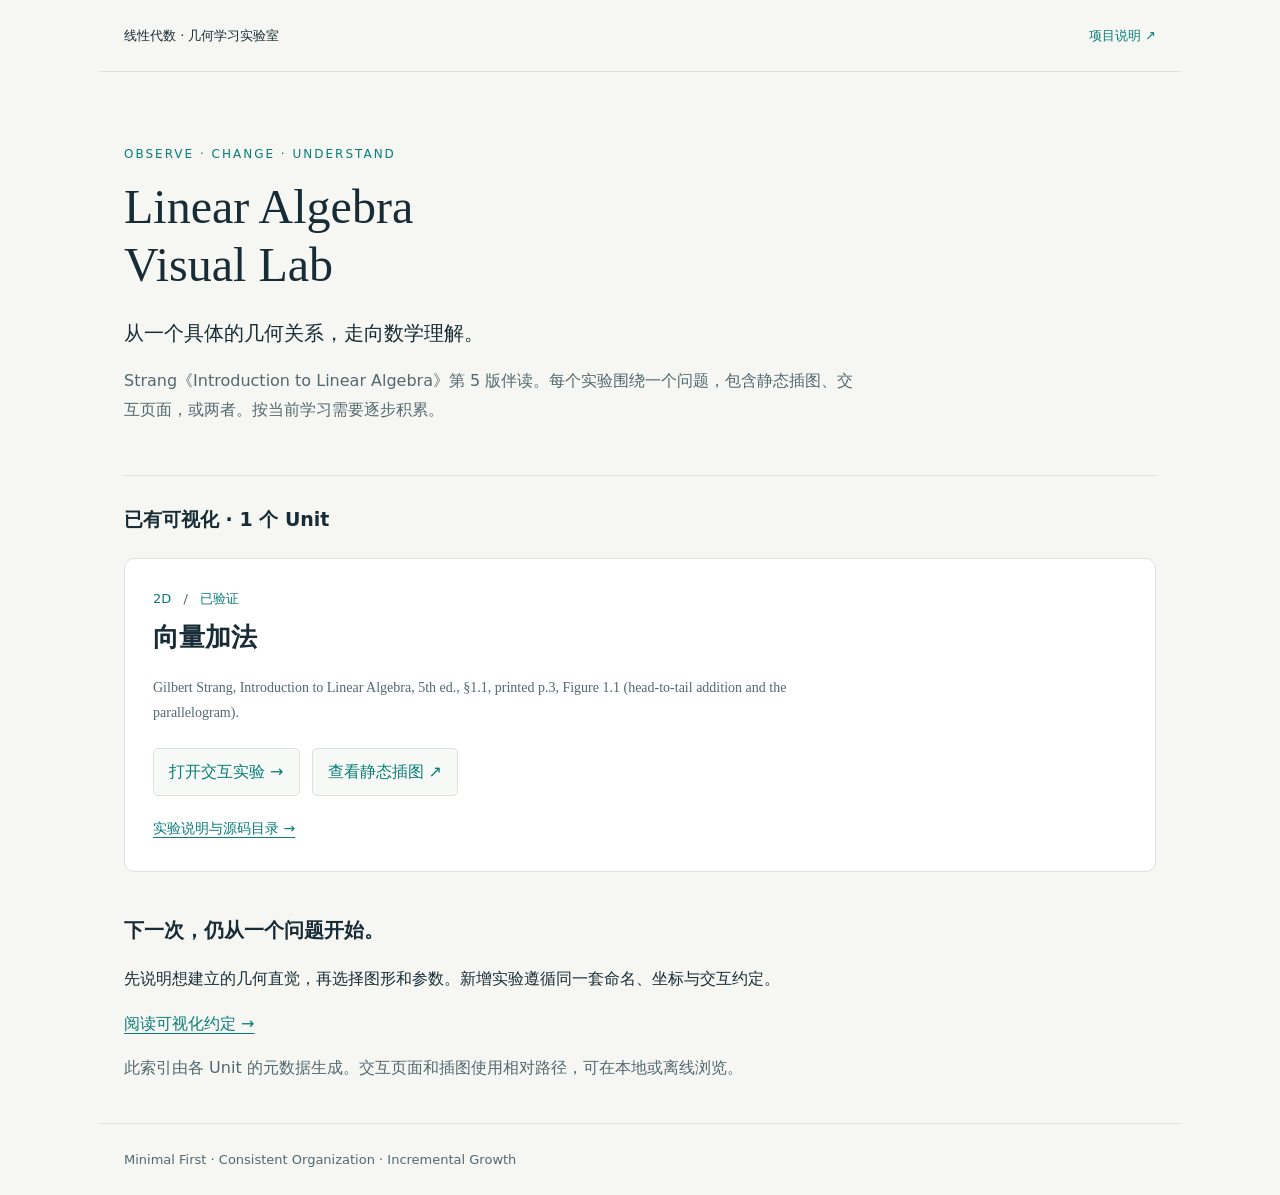
<file: index.html>
<!doctype html>
<html lang="zh-CN">
<head>
<meta charset="utf-8">
<meta name="viewport" content="width=device-width, initial-scale=1">
<meta name="description" content="用几何直觉理解 Strang 线性代数。静态插图与可离线使用的交互实验。">
<title>Linear Algebra Visual Lab</title>
<link rel="icon" href="data:,">
<style>
:root{color-scheme:light;--paper:#f6f7f2;--ink:#172c36;--muted:#536870;--accent:#087d79;--line:#dce3de}
*{box-sizing:border-box}body{margin:0;background:var(--paper);color:var(--ink);font:16px/1.8 system-ui,"PingFang SC","Microsoft YaHei",sans-serif}
header,main,footer{max-width:1080px;margin:auto;padding:24px}header{display:flex;justify-content:space-between;gap:16px;border-bottom:1px solid var(--line);font-size:13px}
a{color:var(--accent);text-underline-offset:4px}a:focus-visible{outline:3px solid #2563a6;outline-offset:5px}header a{text-decoration:none}
.eyebrow{font-size:12px;letter-spacing:2px;color:var(--accent);margin:0 0 12px}.intro{padding:48px 0 34px;max-width:740px}h1{font:500 clamp(30px,5vw,48px)/1.2 Georgia,serif;margin:0 0 22px}.lead{font-size:20px;margin:0 0 16px}.muted,.reference{color:var(--muted)}
.collection{border-top:1px solid var(--line);padding-top:26px}.collection>h2{font-size:19px;margin:0 0 22px}.unit{border:1px solid var(--line);padding:28px;background:white;border-radius:10px;margin-bottom:20px}.unit h2{font-size:26px;margin:4px 0 10px}.meta{margin:0;color:var(--accent);font-size:13px}.meta span{padding:0 8px;color:var(--muted)}.reference{font:14px/1.8 Georgia,serif;overflow-wrap:anywhere;max-width:700px}.actions{display:flex;gap:12px;flex-wrap:wrap;margin:22px 0 18px}.button{display:inline-block;border:1px solid var(--line);border-radius:5px;padding:9px 15px;text-decoration:none;background:#f6f9f6}.button:hover{border-color:var(--accent);background:#e6f1ec}.notes{font-size:14px}.how{margin:40px 0 16px;max-width:720px}.how h2{font-size:20px}code{font:14px ui-monospace,monospace;overflow-wrap:anywhere}footer{border-top:1px solid var(--line);font-size:13px;color:var(--muted)}
@media(max-width:540px){header,main,footer{padding:18px}.intro{padding:34px 0 24px}.unit{padding:20px}.actions{flex-direction:column}.button{text-align:center}.lead{font-size:18px}}
</style>
</head>
<body>
<header><span>线性代数 · 几何学习实验室</span><a href="README.md">项目说明 ↗</a></header>
<main>
<section class="intro"><p class="eyebrow">OBSERVE · CHANGE · UNDERSTAND</p><h1>Linear Algebra<br>Visual Lab</h1><p class="lead">从一个具体的几何关系，走向数学理解。</p><p class="muted">Strang《Introduction to Linear Algebra》第 5 版伴读。每个实验围绕一个问题，包含静态插图、交互页面，或两者。按当前学习需要逐步积累。</p></section>
<section class="collection" aria-labelledby="collection-title"><h2 id="collection-title">已有可视化 · 1 个 Unit</h2>
<article class="unit">
  <p class="meta">2D <span> / </span> 已验证</p>
  <h2>向量加法</h2>
  <p class="reference">Gilbert Strang, Introduction to Linear Algebra, 5th ed., §1.1, printed p.3, Figure 1.1 (head-to-tail addition and the parallelogram).</p>
  <div class="actions"><a class="button" href="visualizations/vector-addition/interactive.html">打开交互实验 →</a><a class="button" href="visualizations/vector-addition/figure.svg">查看静态插图 ↗</a></div>
  <a class="notes" href="visualizations/vector-addition/README.md">实验说明与源码目录 →</a>
</article>
</section>
<section class="how"><h2>下一次，仍从一个问题开始。</h2><p>先说明想建立的几何直觉，再选择图形和参数。新增实验遵循同一套命名、坐标与交互约定。</p><p><a href="docs/conventions.md">阅读可视化约定 →</a></p><p class="muted">此索引由各 Unit 的元数据生成。交互页面和插图使用相对路径，可在本地或离线浏览。</p></section>
</main><footer>Minimal First · Consistent Organization · Incremental Growth</footer>
</body></html>
</file>
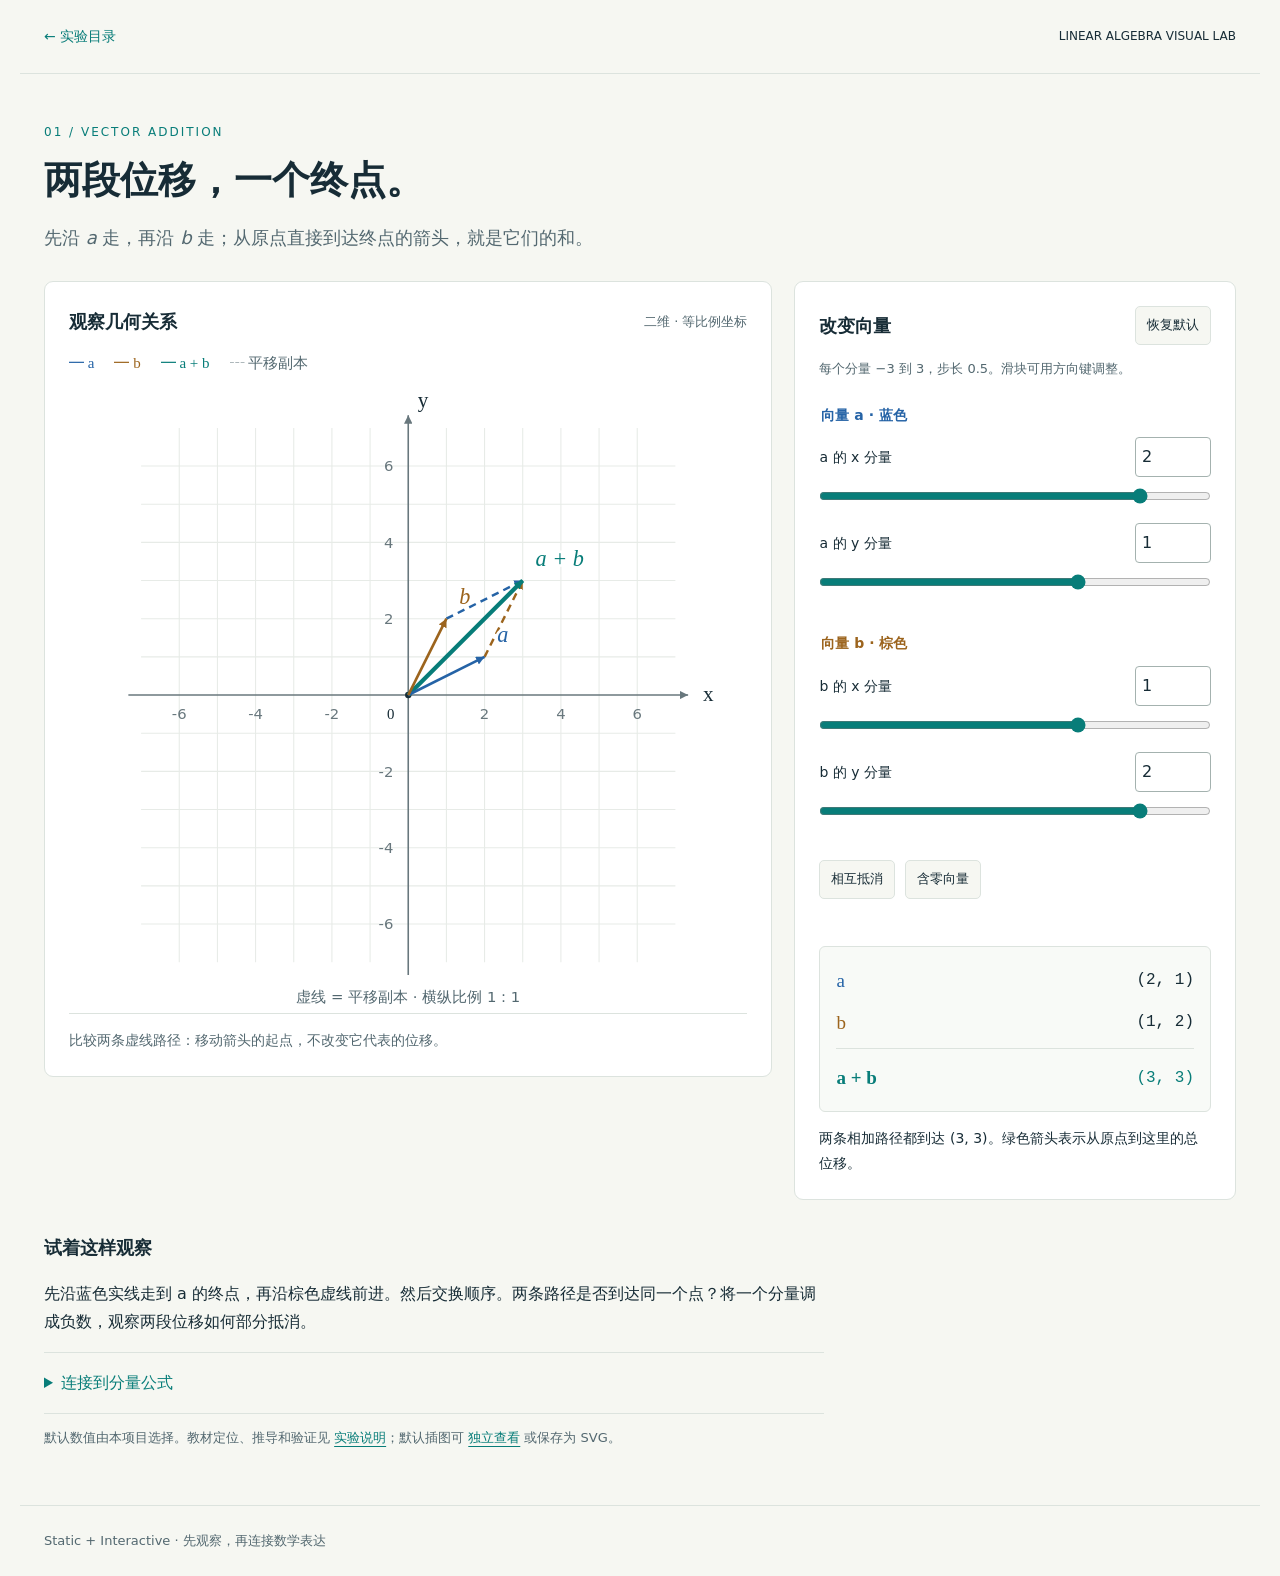
<file: visualizations/vector-addition/interactive.html>
<!doctype html>
<html lang="zh-CN">
<head>
  <meta charset="utf-8">
  <meta name="viewport" content="width=device-width, initial-scale=1">
  <meta name="description" content="调整两个平面向量，对比首尾相接的路径与合向量。">
  <title>向量加法 · Linear Algebra Visual Lab</title>
  <link rel="icon" href="data:,">
  <link rel="stylesheet" href="style.css">
  <script defer src="model.js"></script>
  <script defer src="view.js"></script>
  <script defer src="app.js"></script>
</head>
<body>
  <a class="skip-link" href="#controls">跳到参数控件</a>
  <header><a href="../../index.html">← 实验目录</a><span>LINEAR ALGEBRA VISUAL LAB</span></header>
  <main>
    <section class="intro"><p class="eyebrow">01 / VECTOR ADDITION</p><h1>两段位移，一个终点。</h1><p class="lead">先沿 <i>a</i> 走，再沿 <i>b</i> 走；从原点直接到达终点的箭头，就是它们的和。</p></section>
    <div class="lab">
      <section class="panel figure-panel" aria-labelledby="figure-heading">
        <div class="section-heading"><h2 id="figure-heading">观察几何关系</h2><span class="muted small">二维 · 等比例坐标</span></div>
        <div class="legend"><span class="a">━ a</span><span class="b">━ b</span><span class="sum">━ a + b</span><span class="muted">┄ 平移副本</span></div>
        <div id="diagram"></div>
        <p class="figure-note">比较两条虚线路径：移动箭头的起点，不改变它代表的位移。</p>
      </section>
      <section id="controls" class="panel controls" aria-labelledby="controls-heading">
        <div class="section-heading"><h2 id="controls-heading">改变向量</h2><button id="reset" type="button">恢复默认</button></div>
        <p class="muted small">每个分量 −3 到 3，步长 0.5。滑块可用方向键调整。</p>
        <fieldset><legend class="a">向量 a · 蓝色</legend>
          <div class="parameter"><label for="ax">a 的 x 分量</label><input id="ax-number" type="number" min="-3" max="3" step="0.5" value="2" aria-label="a 的 x 分量数值" aria-describedby="status"><input id="ax" type="range" min="-3" max="3" step="0.5" value="2" aria-describedby="status"></div>
          <div class="parameter"><label for="ay">a 的 y 分量</label><input id="ay-number" type="number" min="-3" max="3" step="0.5" value="1" aria-label="a 的 y 分量数值" aria-describedby="status"><input id="ay" type="range" min="-3" max="3" step="0.5" value="1" aria-describedby="status"></div>
        </fieldset>
        <fieldset><legend class="b">向量 b · 棕色</legend>
          <div class="parameter"><label for="bx">b 的 x 分量</label><input id="bx-number" type="number" min="-3" max="3" step="0.5" value="1" aria-label="b 的 x 分量数值" aria-describedby="status"><input id="bx" type="range" min="-3" max="3" step="0.5" value="1" aria-describedby="status"></div>
          <div class="parameter"><label for="by">b 的 y 分量</label><input id="by-number" type="number" min="-3" max="3" step="0.5" value="2" aria-label="b 的 y 分量数值" aria-describedby="status"><input id="by" type="range" min="-3" max="3" step="0.5" value="2" aria-describedby="status"></div>
        </fieldset>
        <div class="presets" role="group" aria-label="观察特殊情况"><button id="cancel" type="button">相互抵消</button><button id="zero" type="button">含零向量</button></div>
        <p id="status" class="status" role="status" aria-live="polite"></p>
        <div class="readout" aria-live="polite" aria-atomic="true"><p><span class="a">a</span><output id="a-value"></output></p><p><span class="b">b</span><output id="b-value"></output></p><p class="sum result"><strong>a + b</strong><output id="sum-value"></output></p></div>
        <p id="observation" class="observation"></p>
      </section>
    </div>
    <section class="reading"><h2>试着这样观察</h2><p>先沿蓝色实线走到 a 的终点，再沿棕色虚线前进。然后交换顺序。两条路径是否到达同一个点？将一个分量调成负数，观察两段位移如何部分抵消。</p>
      <details><summary>连接到分量公式</summary><p>设 a、b 的两个分量分别表示横向、纵向位移。首尾相接就是把每个方向的位移分别相加：</p><math display="block" xmlns="http://www.w3.org/1998/Math/MathML"><mrow><mi>a</mi><mo>+</mo><mi>b</mi><mo>=</mo><mo>(</mo><msub><mi>a</mi><mi>x</mi></msub><mo>+</mo><msub><mi>b</mi><mi>x</mi></msub><mo>,</mo><msub><mi>a</mi><mi>y</mi></msub><mo>+</mo><msub><mi>b</mi><mi>y</mi></msub><mo>)</mo></mrow></math><p>平移副本仍表示同一个向量。若两段位移完全抵消，结果是没有方向的零向量。</p></details>
      <p class="muted small">默认数值由本项目选择。教材定位、推导和验证见 <a href="README.md">实验说明</a>；默认插图可 <a href="figure.svg">独立查看</a> 或保存为 SVG。</p>
    </section>
  </main>
  <footer>Static + Interactive · 先观察，再连接数学表达</footer>
  <noscript><p>交互需要 JavaScript。仍可查看 <a href="figure.svg">静态插图</a>。</p></noscript>
</body>
</html>
</file>
<file: visualizations/vector-addition/style.css>
:root {
  color-scheme: light;
  --paper: #f6f7f2;
  --ink: #172c36;
  --muted: #536870;
  --line: #dce3de;
  --a: #2563a6;
  --b: #9c641d;
  --result: #087d79;
}
* { box-sizing: border-box; }
body { margin: 0; background: var(--paper); color: var(--ink); font: 16px/1.75 system-ui, "PingFang SC", "Microsoft YaHei", sans-serif; }
header, main, footer { max-width: 1240px; margin: auto; padding: 24px; }
header { display: flex; justify-content: space-between; align-items: center; gap: 16px; border-bottom: 1px solid var(--line); font-size: 12px; }
a { color: var(--result); text-underline-offset: 4px; }
header a { font-size: 14px; text-decoration: none; }
.intro { padding: 24px 0 28px; max-width: 740px; }
.eyebrow { font-size: 12px; letter-spacing: 2px; color: var(--result); margin: 0 0 12px; }
h1 { font-size: clamp(28px, 4vw, 38px); font-weight: 600; margin: 0 0 16px; line-height: 1.35; }
.lead { font-size: 18px; margin: 0; color: var(--muted); }
.lab { display: grid; grid-template-columns: minmax(0, 1.65fr) minmax(320px, 1fr); align-items: start; gap: 22px; }
.panel { background: white; border: 1px solid var(--line); border-radius: 9px; padding: 24px; min-width: 0; }
.section-heading { display: flex; gap: 12px; align-items: center; justify-content: space-between; flex-wrap: wrap; }
h2 { font-size: 18px; font-weight: 600; margin: 0; }
.muted { color: var(--muted); }
.small { font-size: 13px; }
.legend { display: flex; gap: 20px; flex-wrap: wrap; font: 15px/1.8 Georgia, serif; margin: 12px 0 0; }
.a { color: var(--a); }
.b { color: var(--b); }
.sum { color: var(--result); }
#diagram svg { display: block; width: 100%; height: auto; }
.figure-note { font-size: 14px; color: var(--muted); margin: 0; border-top: 1px solid var(--line); padding-top: 14px; }
button, input { font: inherit; }
button { cursor: pointer; border: 1px solid var(--line); border-radius: 5px; color: var(--ink); background: var(--paper); padding: 7px 11px; font-size: 13px; min-height: 38px; }
button:hover { border-color: var(--result); background: #e6f1ec; }
button:focus-visible, input:focus-visible, a:focus-visible, summary:focus-visible { outline: 3px solid var(--a); outline-offset: 4px; }
fieldset { border: 0; padding: 0; margin: 22px 0; min-width: 0; }
legend { font-size: 14px; font-weight: 600; margin-bottom: 10px; }
.parameter { display: grid; grid-template-columns: minmax(0, 1fr) 76px; gap: 6px 12px; margin-bottom: 14px; align-items: center; }
.parameter label { font-size: 14px; }
input[type="number"] { width: 100%; padding: 5px 6px; background: white; border: 1px solid #a4b2af; border-radius: 4px; color: var(--ink); }
input[type="range"] { width: 100%; grid-column: 1 / -1; margin: 5px 0; accent-color: var(--result); }
input[aria-invalid="true"] { border-color: #a14263; }
.presets { display: flex; flex-wrap: wrap; gap: 10px; }
.status { font-size: 13px; color: #a14263; min-height: 23px; margin: 12px 0; }
.readout { border: 1px solid var(--line); border-radius: 6px; padding: 8px 16px; background: #f8faf7; }
.readout p { display: flex; justify-content: space-between; align-items: center; gap: 12px; margin: 9px 0; }
.readout span, .readout strong { font-family: Georgia, serif; font-size: 19px; }
.readout output { font-family: ui-monospace, monospace; font-variant-numeric: tabular-nums; }
.result { border-top: 1px solid var(--line); padding-top: 12px; }
.observation { font-size: 14px; margin-bottom: 0; }
.reading { max-width: 780px; padding: 32px 0 18px; }
details { padding: 16px 0; border-top: 1px solid var(--line); border-bottom: 1px solid var(--line); }
summary { cursor: pointer; color: var(--result); }
math { font-size: 21px; margin: 24px 0; }
footer { color: var(--muted); font-size: 13px; border-top: 1px solid var(--line); }
.skip-link { position: absolute; left: 20px; top: -90px; padding: 10px; background: white; z-index: 2; }
.skip-link:focus { top: 10px; }
@media (max-width: 850px) {
  .lab { grid-template-columns: 1fr; }
  .figure-panel { max-width: 700px; }
}
@media (max-width: 540px) {
  header, main, footer { padding: 16px; }
  header span { font-size: 9px; max-width: 140px; text-align: right; }
  .panel { padding: 16px; }
  .legend { gap: 14px; font-size: 14px; }
  .figure-panel { padding: 16px 8px; }
  .figure-panel .section-heading, .figure-note, .legend { margin-left: 8px; margin-right: 8px; }
}
</file>
